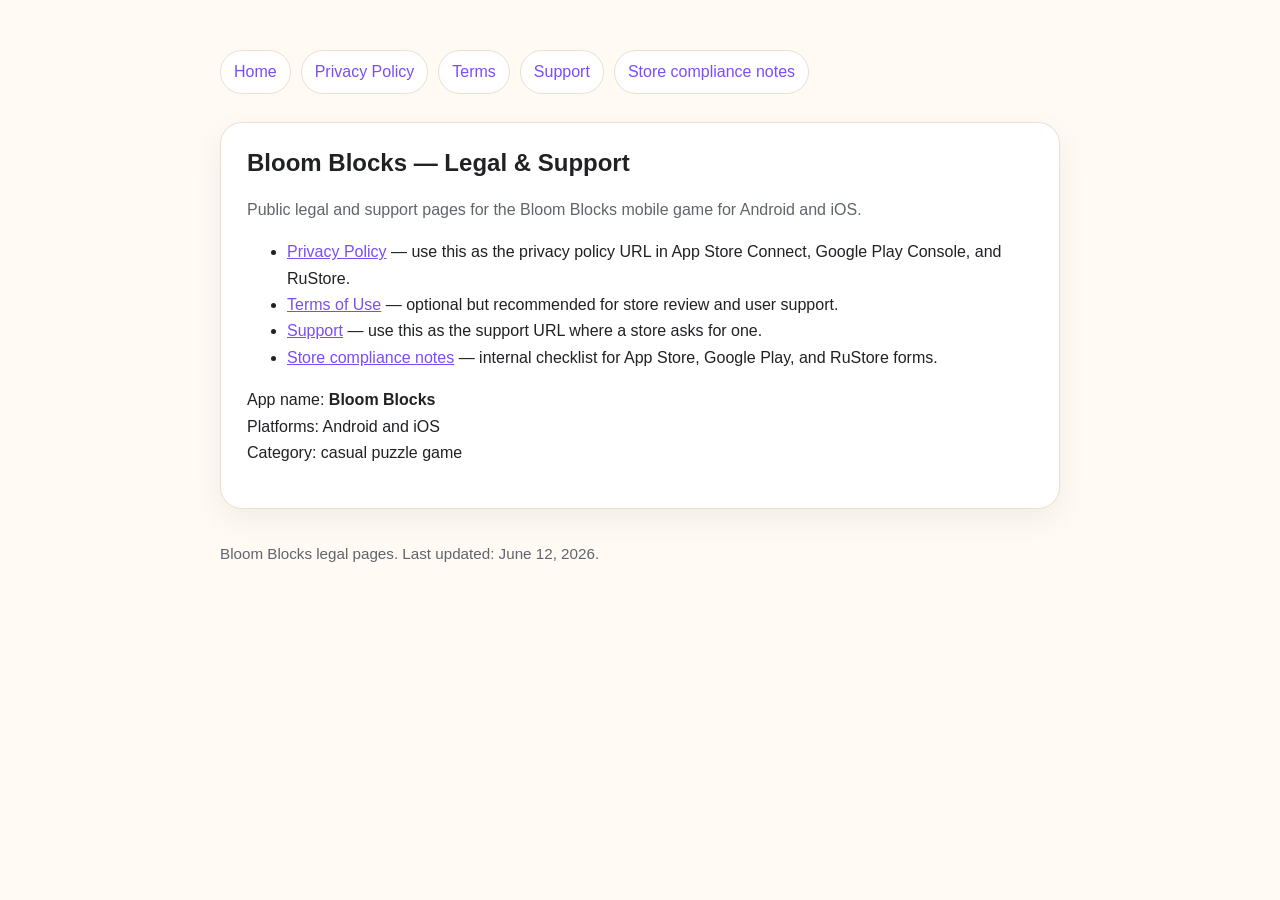
<file: index.html>
<!doctype html>
<html lang="en"><head><meta charset="utf-8"><meta name="viewport" content="width=device-width, initial-scale=1"><title>Legal — Bloom Blocks</title><link rel="stylesheet" href="styles.css"></head>
<body><main><nav><a href="./">Home</a><a href="privacy.html">Privacy Policy</a><a href="terms.html">Terms</a><a href="support.html">Support</a><a href="store-compliance.html">Store compliance notes</a></nav><section class="card">
<h1>Bloom Blocks — Legal & Support</h1>
<p class="muted">Public legal and support pages for the Bloom Blocks mobile game for Android and iOS.</p>
<ul>
<li><a href="privacy.html">Privacy Policy</a> — use this as the privacy policy URL in App Store Connect, Google Play Console, and RuStore.</li>
<li><a href="terms.html">Terms of Use</a> — optional but recommended for store review and user support.</li>
<li><a href="support.html">Support</a> — use this as the support URL where a store asks for one.</li>
<li><a href="store-compliance.html">Store compliance notes</a> — internal checklist for App Store, Google Play, and RuStore forms.</li>
</ul>
<p>App name: <strong>Bloom Blocks</strong><br>Platforms: Android and iOS<br>Category: casual puzzle game</p>
</section><footer>Bloom Blocks legal pages. Last updated: June 12, 2026.</footer></main></body></html>
</file>
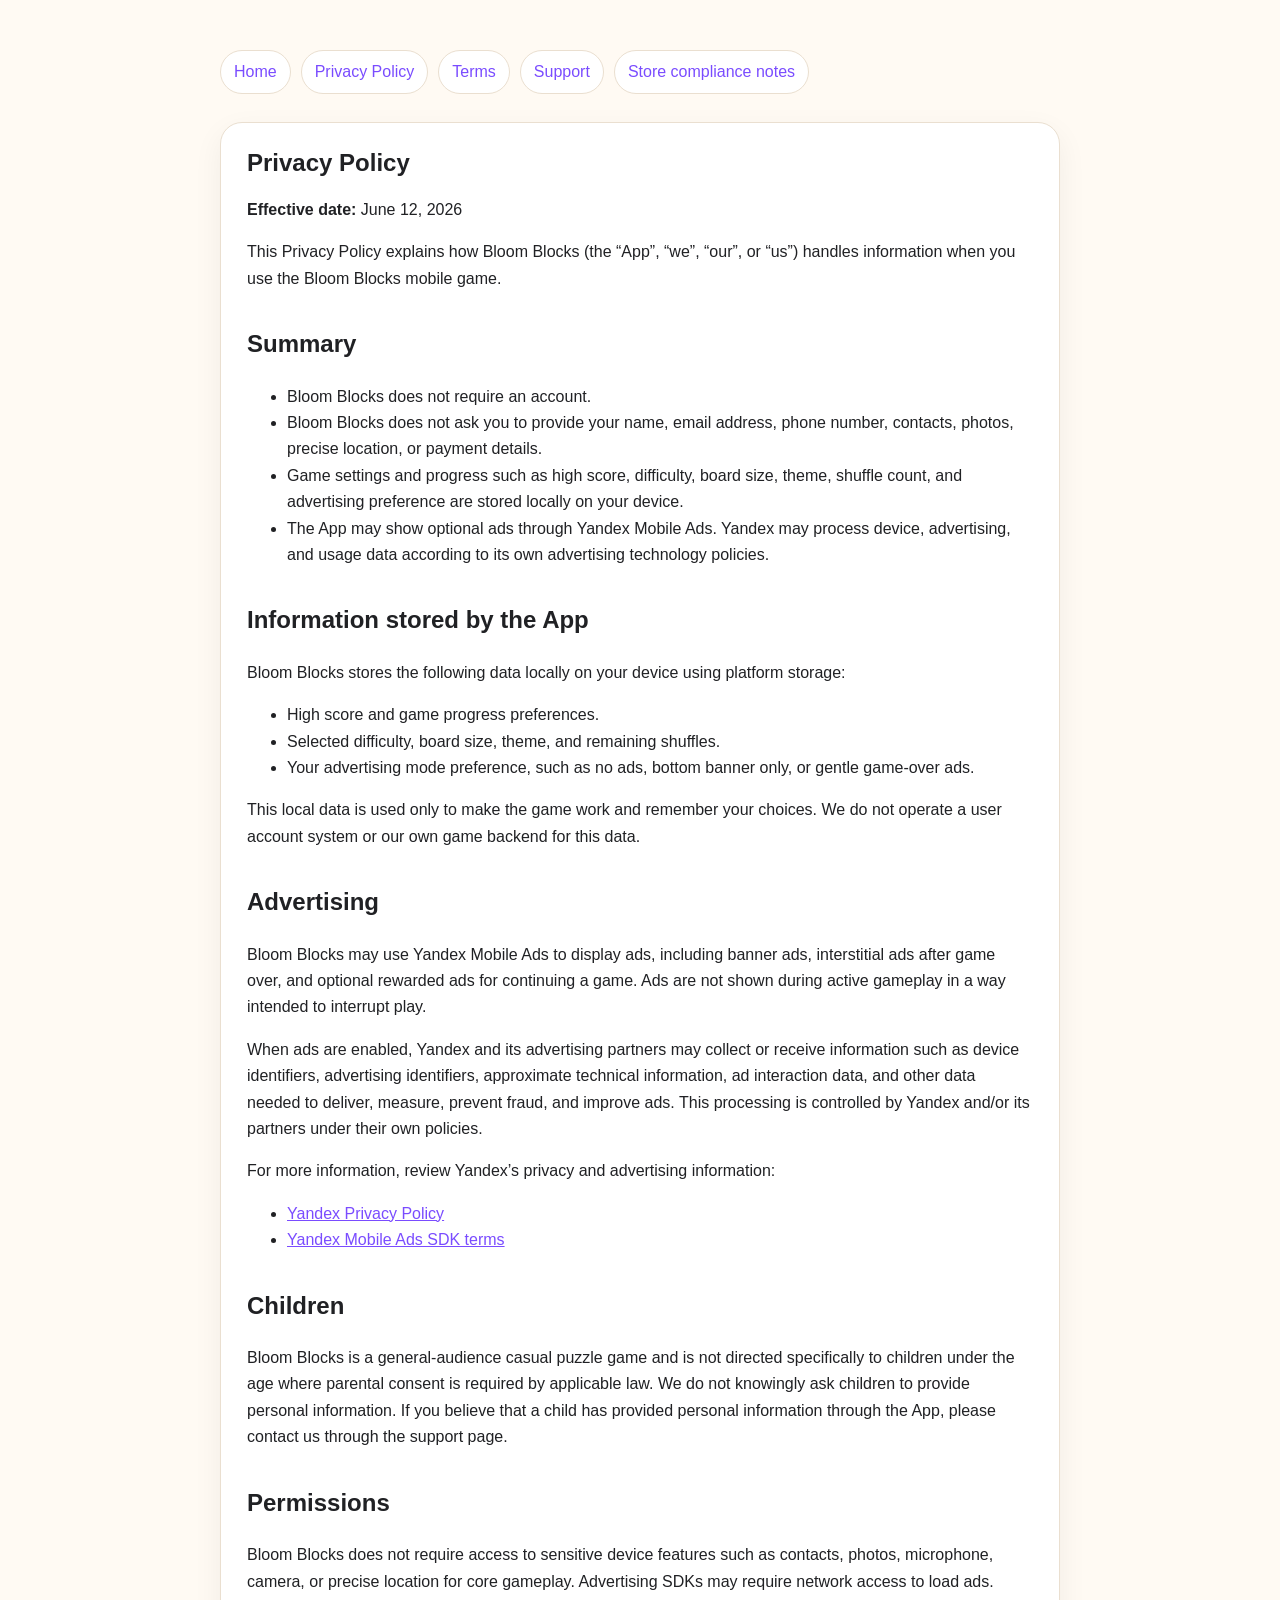
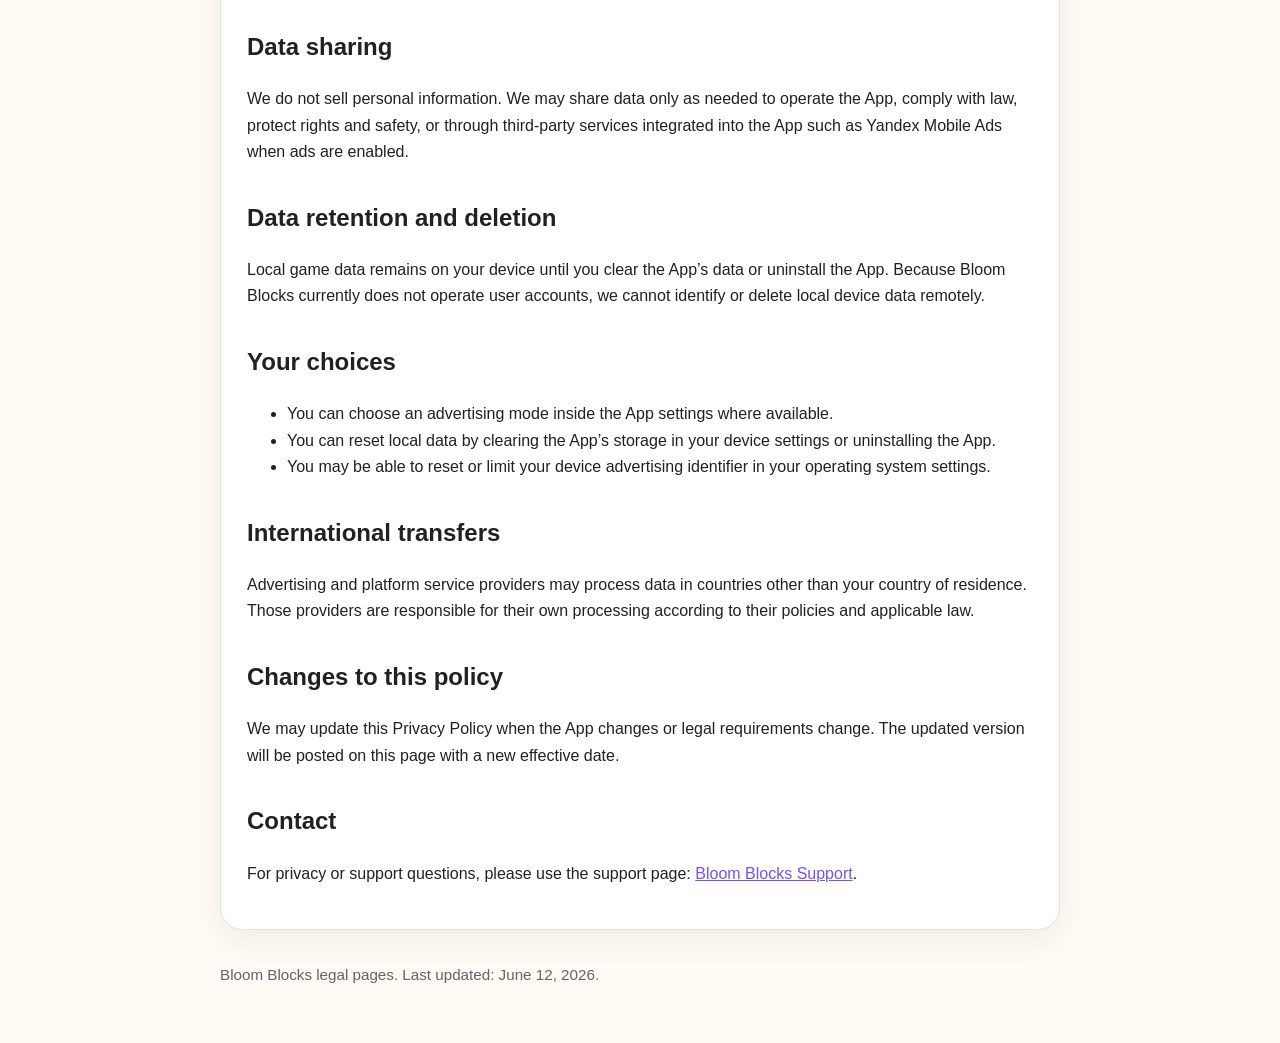
<file: privacy.html>
<!doctype html>
<html lang="en"><head><meta charset="utf-8"><meta name="viewport" content="width=device-width, initial-scale=1"><title>Privacy Policy — Bloom Blocks</title><link rel="stylesheet" href="styles.css"></head>
<body><main><nav><a href="./">Home</a><a href="privacy.html">Privacy Policy</a><a href="terms.html">Terms</a><a href="support.html">Support</a><a href="store-compliance.html">Store compliance notes</a></nav><section class="card">
<h1>Privacy Policy</h1>
<p><strong>Effective date:</strong> June 12, 2026</p>
<p>This Privacy Policy explains how Bloom Blocks (the “App”, “we”, “our”, or “us”) handles information when you use the Bloom Blocks mobile game.</p>
<h2>Summary</h2>
<ul>
<li>Bloom Blocks does not require an account.</li>
<li>Bloom Blocks does not ask you to provide your name, email address, phone number, contacts, photos, precise location, or payment details.</li>
<li>Game settings and progress such as high score, difficulty, board size, theme, shuffle count, and advertising preference are stored locally on your device.</li>
<li>The App may show optional ads through Yandex Mobile Ads. Yandex may process device, advertising, and usage data according to its own advertising technology policies.</li>
</ul>
<h2>Information stored by the App</h2>
<p>Bloom Blocks stores the following data locally on your device using platform storage:</p>
<ul>
<li>High score and game progress preferences.</li>
<li>Selected difficulty, board size, theme, and remaining shuffles.</li>
<li>Your advertising mode preference, such as no ads, bottom banner only, or gentle game-over ads.</li>
</ul>
<p>This local data is used only to make the game work and remember your choices. We do not operate a user account system or our own game backend for this data.</p>
<h2>Advertising</h2>
<p>Bloom Blocks may use Yandex Mobile Ads to display ads, including banner ads, interstitial ads after game over, and optional rewarded ads for continuing a game. Ads are not shown during active gameplay in a way intended to interrupt play.</p>
<p>When ads are enabled, Yandex and its advertising partners may collect or receive information such as device identifiers, advertising identifiers, approximate technical information, ad interaction data, and other data needed to deliver, measure, prevent fraud, and improve ads. This processing is controlled by Yandex and/or its partners under their own policies.</p>
<p>For more information, review Yandex’s privacy and advertising information:</p>
<ul>
<li><a href="https://yandex.com/legal/confidential/">Yandex Privacy Policy</a></li>
<li><a href="https://yandex.com/legal/mobileads_sdk_agreement/">Yandex Mobile Ads SDK terms</a></li>
</ul>
<h2>Children</h2>
<p>Bloom Blocks is a general-audience casual puzzle game and is not directed specifically to children under the age where parental consent is required by applicable law. We do not knowingly ask children to provide personal information. If you believe that a child has provided personal information through the App, please contact us through the support page.</p>
<h2>Permissions</h2>
<p>Bloom Blocks does not require access to sensitive device features such as contacts, photos, microphone, camera, or precise location for core gameplay. Advertising SDKs may require network access to load ads.</p>
<h2>Data sharing</h2>
<p>We do not sell personal information. We may share data only as needed to operate the App, comply with law, protect rights and safety, or through third-party services integrated into the App such as Yandex Mobile Ads when ads are enabled.</p>
<h2>Data retention and deletion</h2>
<p>Local game data remains on your device until you clear the App’s data or uninstall the App. Because Bloom Blocks currently does not operate user accounts, we cannot identify or delete local device data remotely.</p>
<h2>Your choices</h2>
<ul>
<li>You can choose an advertising mode inside the App settings where available.</li>
<li>You can reset local data by clearing the App’s storage in your device settings or uninstalling the App.</li>
<li>You may be able to reset or limit your device advertising identifier in your operating system settings.</li>
</ul>
<h2>International transfers</h2>
<p>Advertising and platform service providers may process data in countries other than your country of residence. Those providers are responsible for their own processing according to their policies and applicable law.</p>
<h2>Changes to this policy</h2>
<p>We may update this Privacy Policy when the App changes or legal requirements change. The updated version will be posted on this page with a new effective date.</p>
<h2>Contact</h2>
<p>For privacy or support questions, please use the support page: <a href="support.html">Bloom Blocks Support</a>.</p>
</section><footer>Bloom Blocks legal pages. Last updated: June 12, 2026.</footer></main></body></html>
</file>
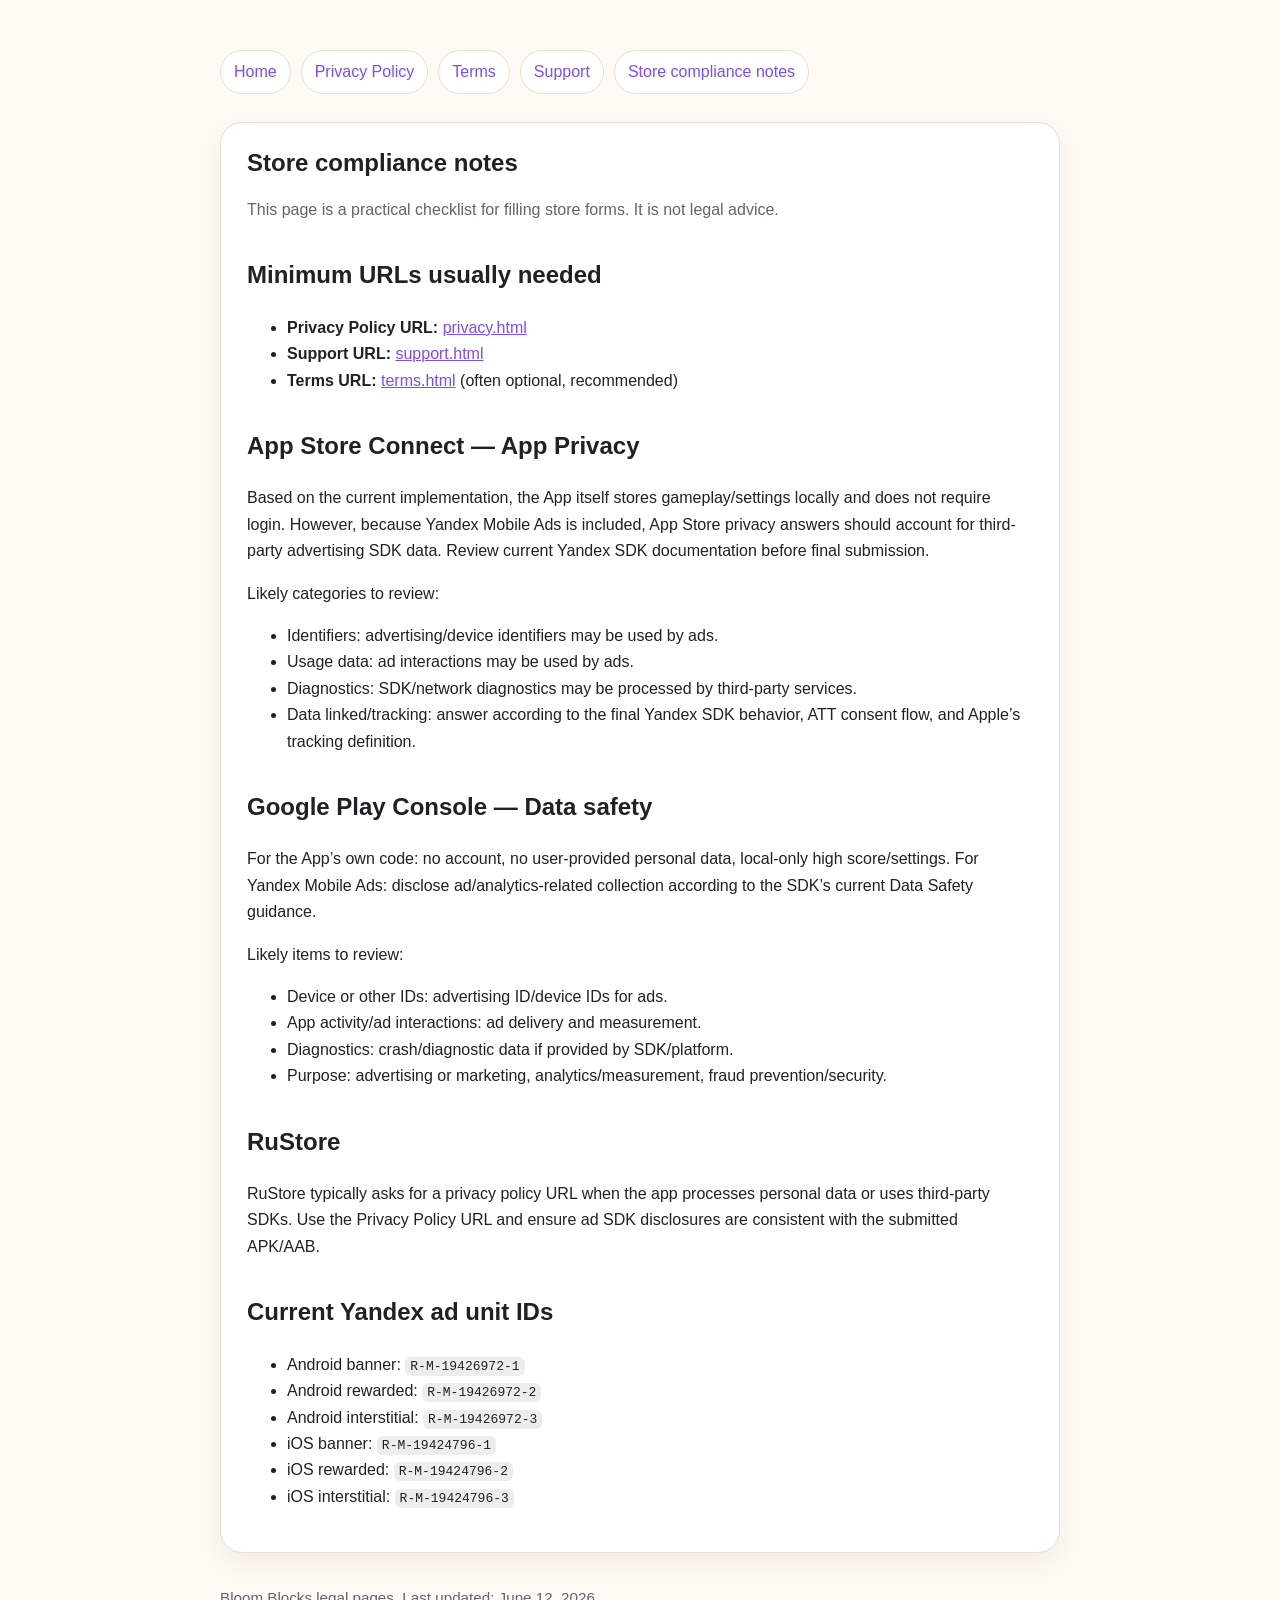
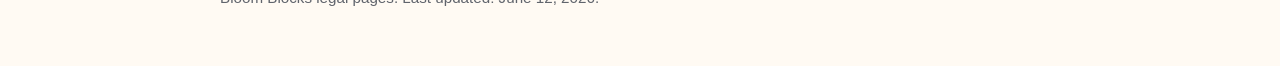
<file: store-compliance.html>
<!doctype html>
<html lang="en"><head><meta charset="utf-8"><meta name="viewport" content="width=device-width, initial-scale=1"><title>Store compliance notes — Bloom Blocks</title><link rel="stylesheet" href="styles.css"></head>
<body><main><nav><a href="./">Home</a><a href="privacy.html">Privacy Policy</a><a href="terms.html">Terms</a><a href="support.html">Support</a><a href="store-compliance.html">Store compliance notes</a></nav><section class="card">
<h1>Store compliance notes</h1>
<p class="muted">This page is a practical checklist for filling store forms. It is not legal advice.</p>
<h2>Minimum URLs usually needed</h2>
<ul>
<li><strong>Privacy Policy URL:</strong> <a href="privacy.html">privacy.html</a></li>
<li><strong>Support URL:</strong> <a href="support.html">support.html</a></li>
<li><strong>Terms URL:</strong> <a href="terms.html">terms.html</a> (often optional, recommended)</li>
</ul>
<h2>App Store Connect — App Privacy</h2>
<p>Based on the current implementation, the App itself stores gameplay/settings locally and does not require login. However, because Yandex Mobile Ads is included, App Store privacy answers should account for third-party advertising SDK data. Review current Yandex SDK documentation before final submission.</p>
<p>Likely categories to review:</p>
<ul>
<li>Identifiers: advertising/device identifiers may be used by ads.</li>
<li>Usage data: ad interactions may be used by ads.</li>
<li>Diagnostics: SDK/network diagnostics may be processed by third-party services.</li>
<li>Data linked/tracking: answer according to the final Yandex SDK behavior, ATT consent flow, and Apple’s tracking definition.</li>
</ul>
<h2>Google Play Console — Data safety</h2>
<p>For the App’s own code: no account, no user-provided personal data, local-only high score/settings. For Yandex Mobile Ads: disclose ad/analytics-related collection according to the SDK’s current Data Safety guidance.</p>
<p>Likely items to review:</p>
<ul>
<li>Device or other IDs: advertising ID/device IDs for ads.</li>
<li>App activity/ad interactions: ad delivery and measurement.</li>
<li>Diagnostics: crash/diagnostic data if provided by SDK/platform.</li>
<li>Purpose: advertising or marketing, analytics/measurement, fraud prevention/security.</li>
</ul>
<h2>RuStore</h2>
<p>RuStore typically asks for a privacy policy URL when the app processes personal data or uses third-party SDKs. Use the Privacy Policy URL and ensure ad SDK disclosures are consistent with the submitted APK/AAB.</p>
<h2>Current Yandex ad unit IDs</h2>
<ul>
<li>Android banner: <code>R-M-19426972-1</code></li>
<li>Android rewarded: <code>R-M-19426972-2</code></li>
<li>Android interstitial: <code>R-M-19426972-3</code></li>
<li>iOS banner: <code>R-M-19424796-1</code></li>
<li>iOS rewarded: <code>R-M-19424796-2</code></li>
<li>iOS interstitial: <code>R-M-19424796-3</code></li>
</ul>
</section><footer>Bloom Blocks legal pages. Last updated: June 12, 2026.</footer></main></body></html>
</file>
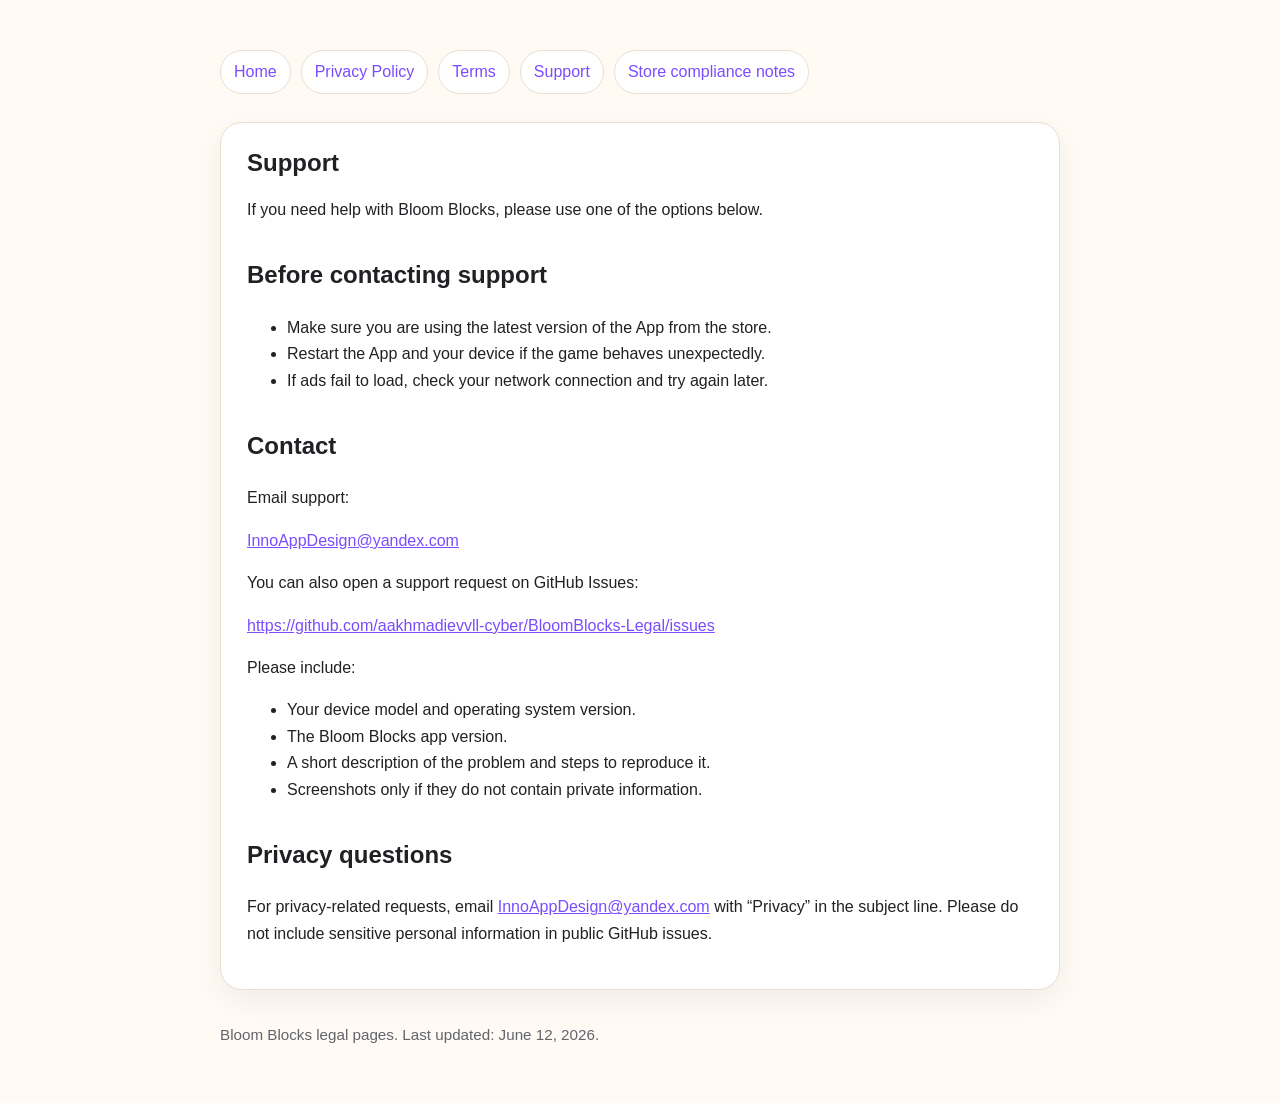
<file: support.html>
<!doctype html>
<html lang="en"><head><meta charset="utf-8"><meta name="viewport" content="width=device-width, initial-scale=1"><title>Support — Bloom Blocks</title><link rel="stylesheet" href="styles.css"></head>
<body><main><nav><a href="./">Home</a><a href="privacy.html">Privacy Policy</a><a href="terms.html">Terms</a><a href="support.html">Support</a><a href="store-compliance.html">Store compliance notes</a></nav><section class="card">
<h1>Support</h1>
<p>If you need help with Bloom Blocks, please use one of the options below.</p>
<h2>Before contacting support</h2>
<ul>
<li>Make sure you are using the latest version of the App from the store.</li>
<li>Restart the App and your device if the game behaves unexpectedly.</li>
<li>If ads fail to load, check your network connection and try again later.</li>
</ul>
<h2>Contact</h2>
<p>Email support:</p>
<p><a href="mailto:InnoAppDesign@yandex.com">InnoAppDesign@yandex.com</a></p>
<p>You can also open a support request on GitHub Issues:</p>
<p><a href="https://github.com/aakhmadievvll-cyber/BloomBlocks-Legal/issues">https://github.com/aakhmadievvll-cyber/BloomBlocks-Legal/issues</a></p>
<p>Please include:</p>
<ul>
<li>Your device model and operating system version.</li>
<li>The Bloom Blocks app version.</li>
<li>A short description of the problem and steps to reproduce it.</li>
<li>Screenshots only if they do not contain private information.</li>
</ul>
<h2>Privacy questions</h2>
<p>For privacy-related requests, email <a href="mailto:InnoAppDesign@yandex.com">InnoAppDesign@yandex.com</a> with “Privacy” in the subject line. Please do not include sensitive personal information in public GitHub issues.</p>
</section><footer>Bloom Blocks legal pages. Last updated: June 12, 2026.</footer></main></body></html>
</file>
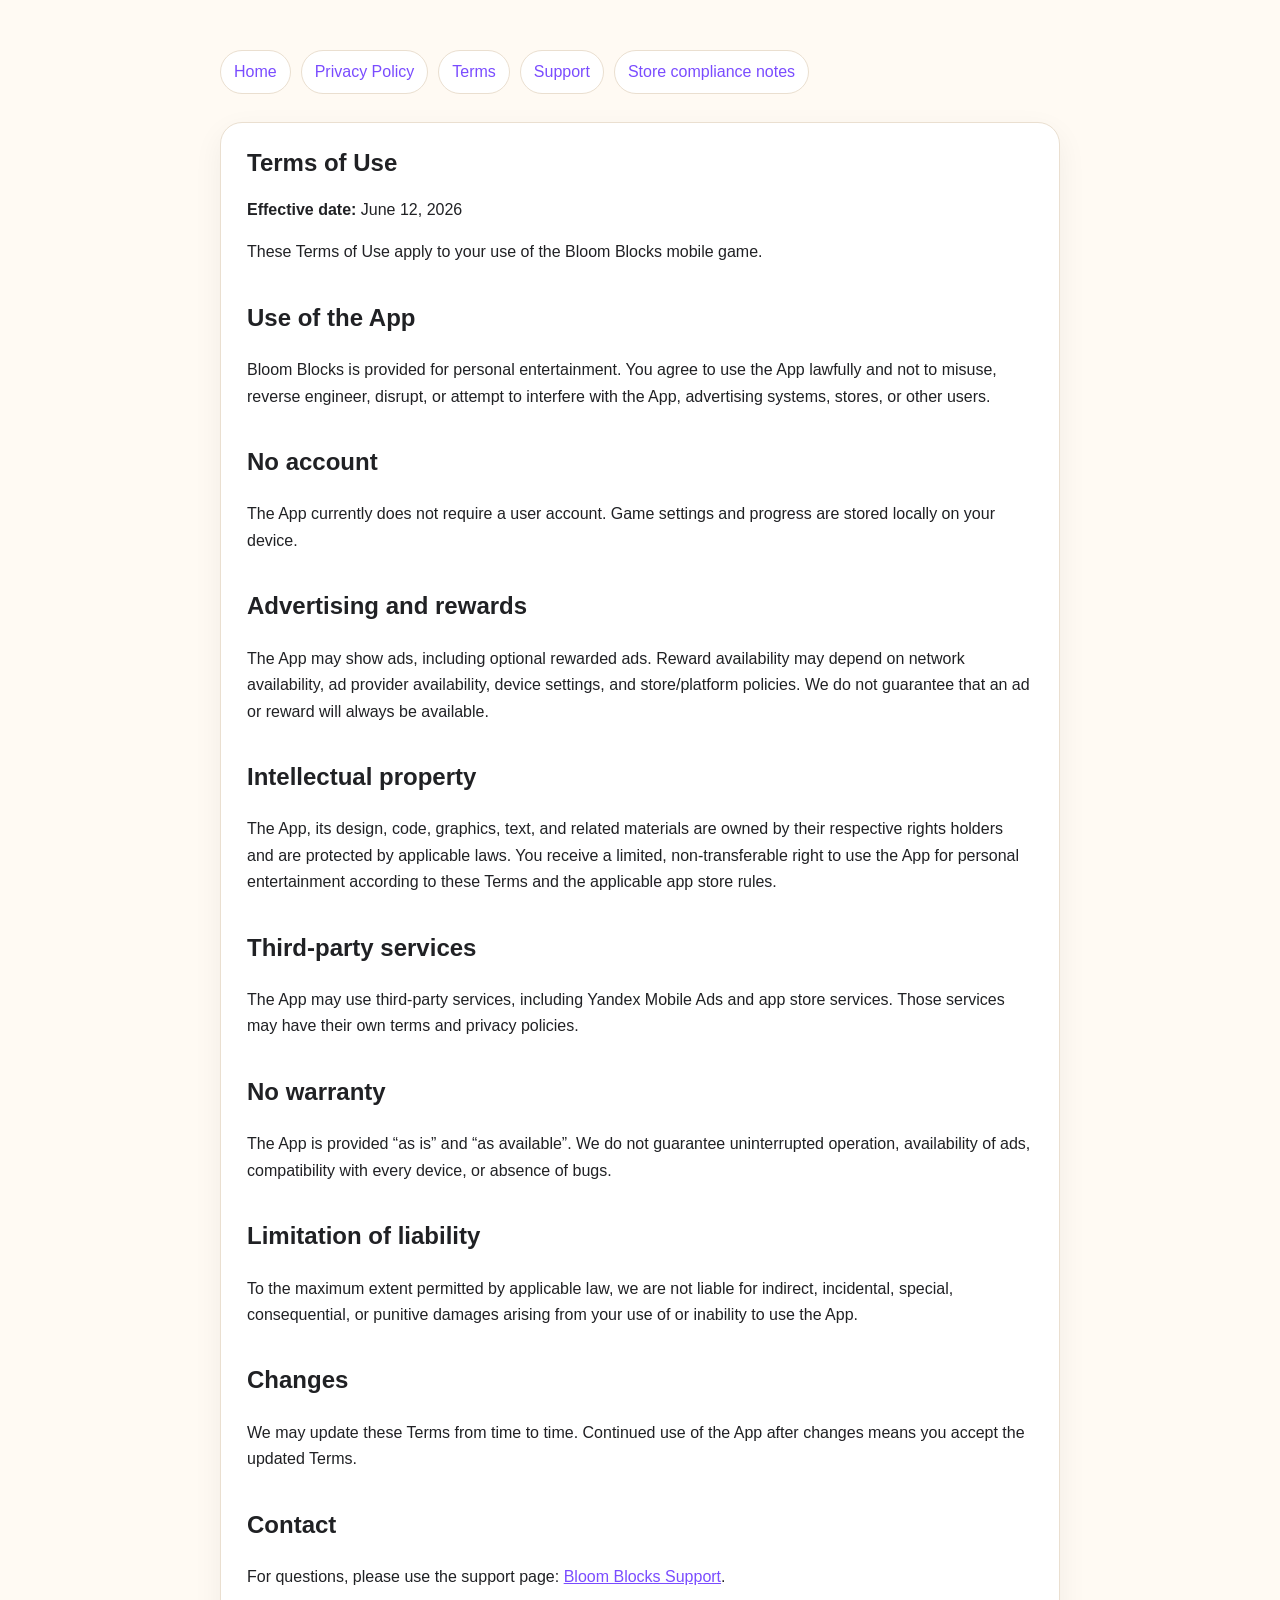
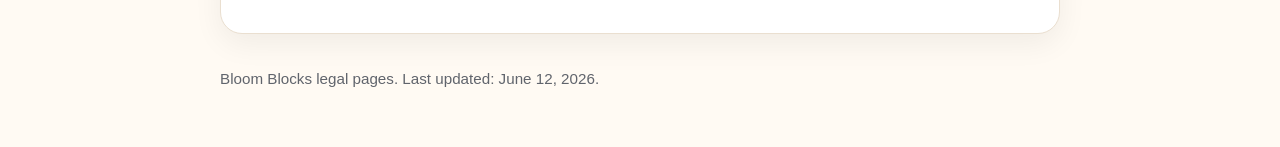
<file: terms.html>
<!doctype html>
<html lang="en"><head><meta charset="utf-8"><meta name="viewport" content="width=device-width, initial-scale=1"><title>Terms of Use — Bloom Blocks</title><link rel="stylesheet" href="styles.css"></head>
<body><main><nav><a href="./">Home</a><a href="privacy.html">Privacy Policy</a><a href="terms.html">Terms</a><a href="support.html">Support</a><a href="store-compliance.html">Store compliance notes</a></nav><section class="card">
<h1>Terms of Use</h1>
<p><strong>Effective date:</strong> June 12, 2026</p>
<p>These Terms of Use apply to your use of the Bloom Blocks mobile game.</p>
<h2>Use of the App</h2>
<p>Bloom Blocks is provided for personal entertainment. You agree to use the App lawfully and not to misuse, reverse engineer, disrupt, or attempt to interfere with the App, advertising systems, stores, or other users.</p>
<h2>No account</h2>
<p>The App currently does not require a user account. Game settings and progress are stored locally on your device.</p>
<h2>Advertising and rewards</h2>
<p>The App may show ads, including optional rewarded ads. Reward availability may depend on network availability, ad provider availability, device settings, and store/platform policies. We do not guarantee that an ad or reward will always be available.</p>
<h2>Intellectual property</h2>
<p>The App, its design, code, graphics, text, and related materials are owned by their respective rights holders and are protected by applicable laws. You receive a limited, non-transferable right to use the App for personal entertainment according to these Terms and the applicable app store rules.</p>
<h2>Third-party services</h2>
<p>The App may use third-party services, including Yandex Mobile Ads and app store services. Those services may have their own terms and privacy policies.</p>
<h2>No warranty</h2>
<p>The App is provided “as is” and “as available”. We do not guarantee uninterrupted operation, availability of ads, compatibility with every device, or absence of bugs.</p>
<h2>Limitation of liability</h2>
<p>To the maximum extent permitted by applicable law, we are not liable for indirect, incidental, special, consequential, or punitive damages arising from your use of or inability to use the App.</p>
<h2>Changes</h2>
<p>We may update these Terms from time to time. Continued use of the App after changes means you accept the updated Terms.</p>
<h2>Contact</h2>
<p>For questions, please use the support page: <a href="support.html">Bloom Blocks Support</a>.</p>
</section><footer>Bloom Blocks legal pages. Last updated: June 12, 2026.</footer></main></body></html>
</file>
<file: styles.css>
:root { color-scheme: light dark; --bg:#fffaf3; --card:#ffffff; --text:#202124; --muted:#60646c; --accent:#7a4cff; --border:#eadfd0; }
@media (prefers-color-scheme: dark) { :root { --bg:#15131a; --card:#201d29; --text:#f5f0ff; --muted:#c8c0d8; --accent:#b69cff; --border:#3a3348; } }
* { box-sizing: border-box; }
body { margin:0; font-family:-apple-system,BlinkMacSystemFont,"Segoe UI",Roboto,Arial,sans-serif; background:var(--bg); color:var(--text); line-height:1.65; }
main { max-width:880px; margin:0 auto; padding:32px 20px 56px; }
nav { display:flex; flex-wrap:wrap; gap:10px; margin:18px 0 28px; }
a { color:var(--accent); }
nav a { background:var(--card); border:1px solid var(--border); border-radius:999px; padding:8px 13px; text-decoration:none; }
.card { background:var(--card); border:1px solid var(--border); border-radius:22px; padding:26px; box-shadow:0 10px 30px rgba(0,0,0,.06); }
h1 { line-height:1.15; margin-top:0; }
h2 { margin-top:32px; }
.muted { color:var(--muted); }
code { background:rgba(127,127,127,.14); padding:2px 5px; border-radius:6px; }
footer { margin-top:32px; color:var(--muted); font-size:.95rem; }
</file>
